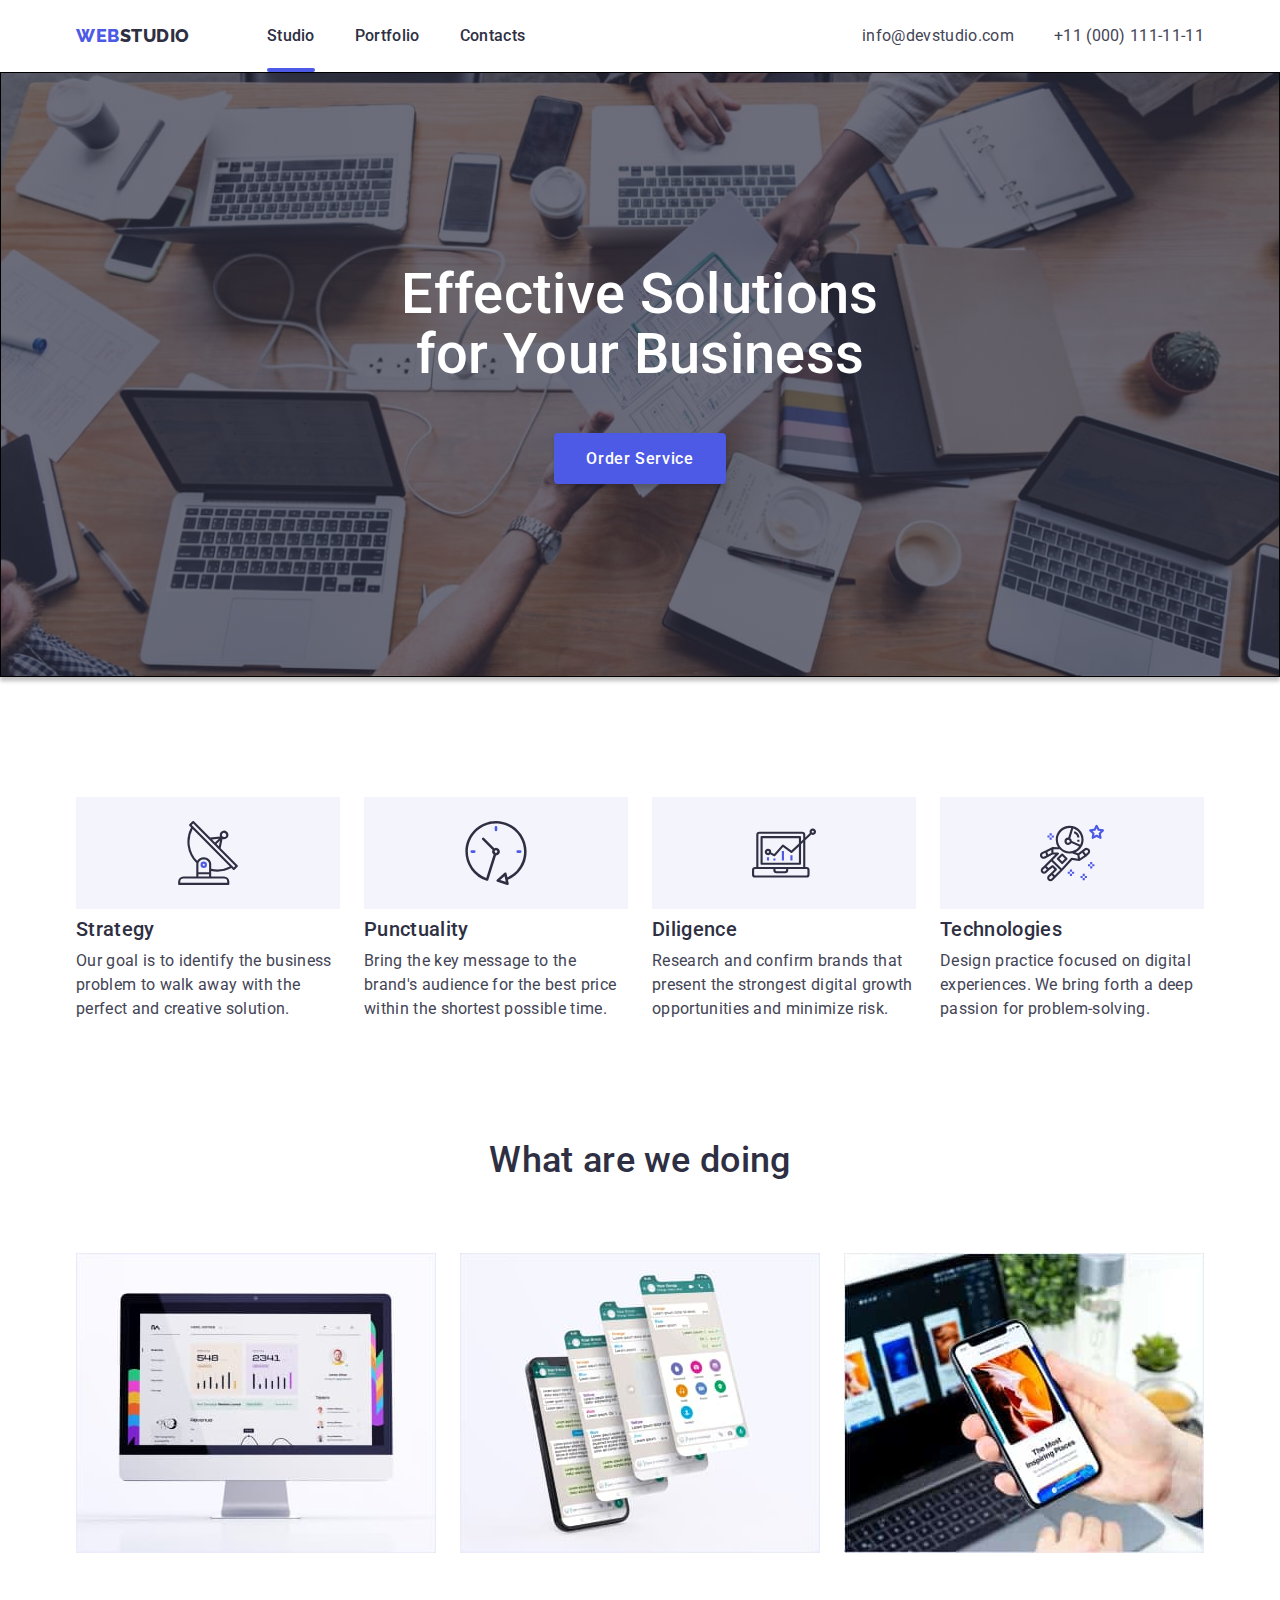
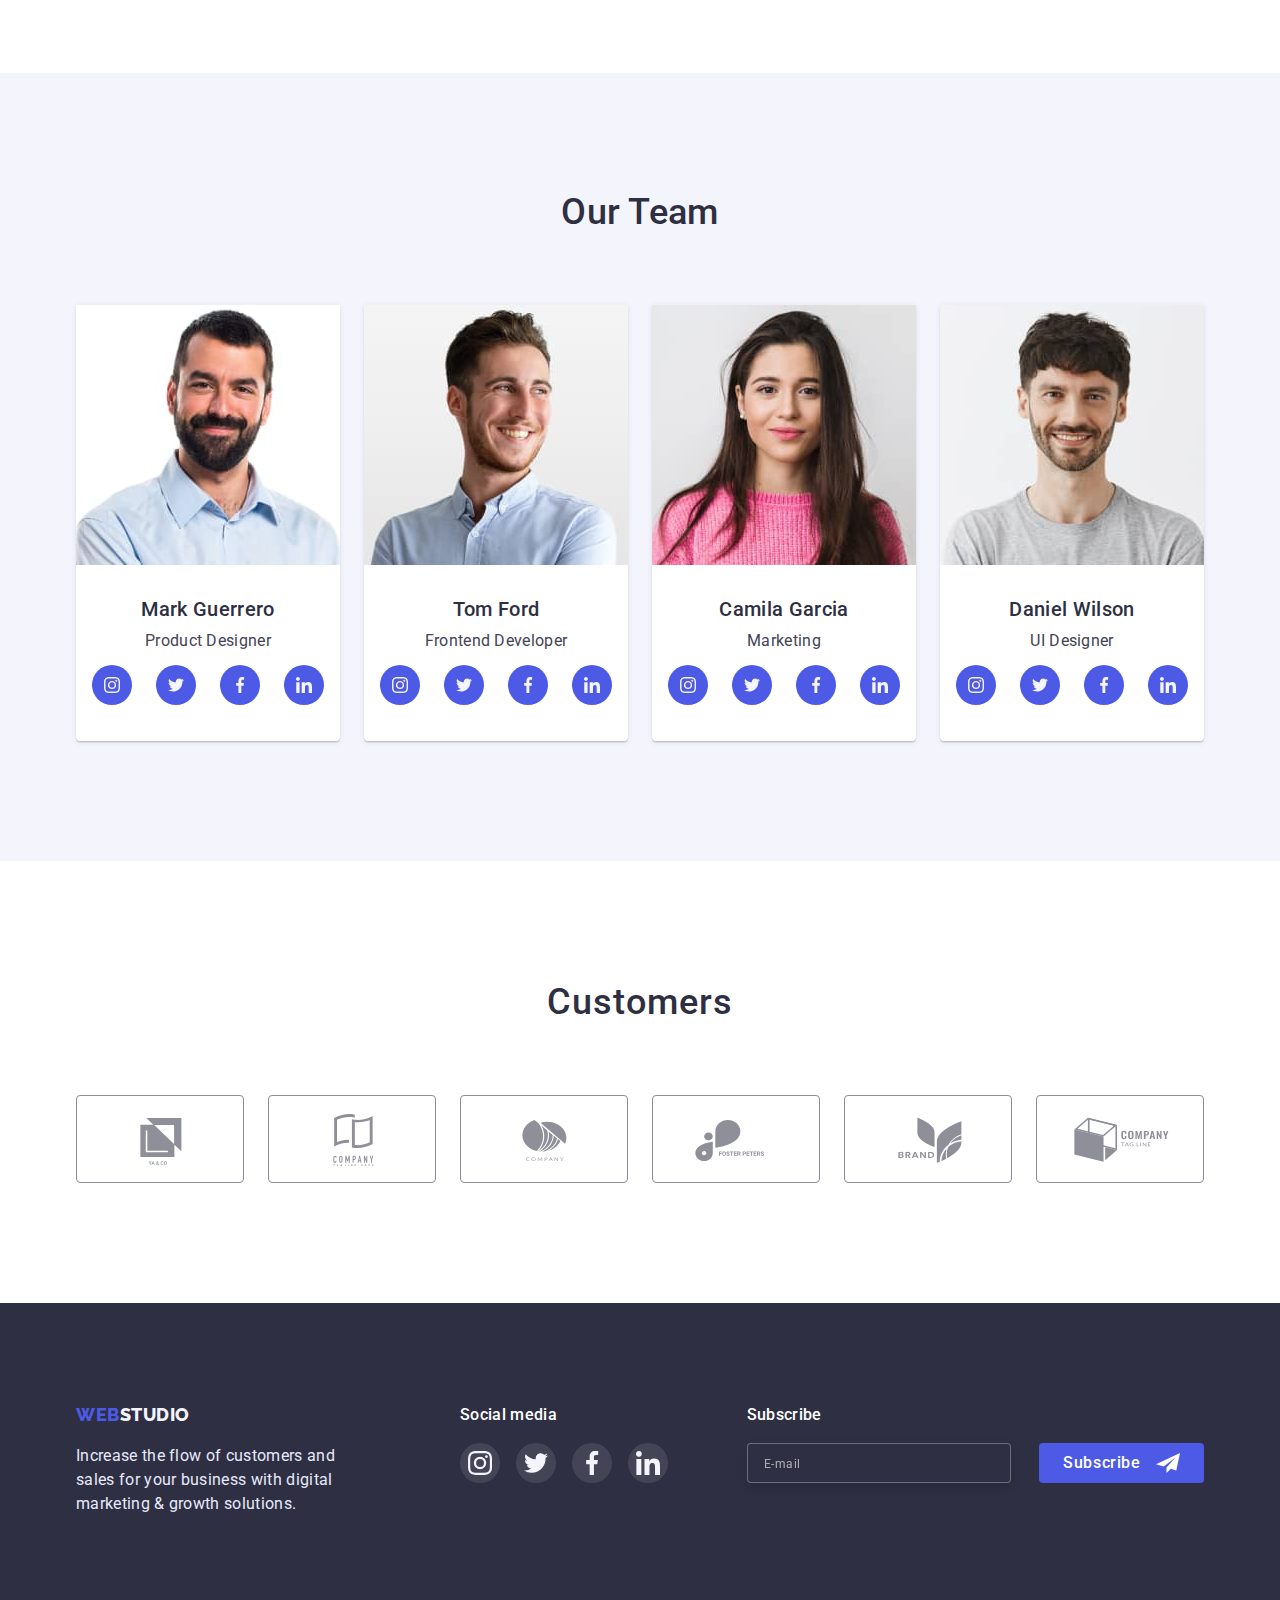
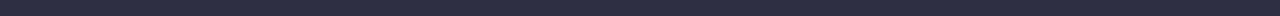
<file: index.html>
<!DOCTYPE html>
<html lang="en">
<head>
    <meta charset="UTF-8">
    <meta http-equiv="X-UA-Compatible" content="IE=edge">
    <meta name="viewport" content="width=device-width, initial-scale=1.0">
    <title>Studio</title>
    <link rel="preconnect" href="https://fonts.googleapis.com">
    <link rel="preconnect" href="https://fonts.gstatic.com" crossorigin>
    <link
        href="https://fonts.googleapis.com/css2?family=Raleway:wght@700;800&family=Roboto:wght@400;500;700;900&display=swap"
        rel="stylesheet">
        <link rel="stylesheet" href="https://cdnjs.cloudflare.com/ajax/libs/modern-normalize/1.1.0/modern-normalize.min.css">
    <link rel="stylesheet" href="./css/styles.css">
</head>
<body>
                                    <!--Header-->
        <header class="header">
            <div class="container flex-nav">
                <nav class="flex-nav">
                    <a href="./index.html" class="logo">WEB<span class="logo-studio">STUDIO</span></a>
                    <ul class="site-nav list">
                        <li class="item item-nav">
                            <a href="./index.html" class="link current">Studio</a>
                        </li>
                        <li class="item">
                            <a href="./portfolio.html" class="link">Portfolio</a>
                        </li>
                        <li class="item">
                            <a href="" class="link">Contacts</a>
                        </li>
                    </ul>
                </nav>
                    <ul class="contacts list">
                        <li class="item">
                            <a href="mailto:info@devstudio.com" class="link">info@devstudio.com</a>
                        </li>
                        <li class="item">
                            <a href="tel:+110001111111" class="link">+11 (000) 111-11-11</a>
                        </li>
                    </ul>
            </div>
        </header>
        <main>
                                            <!--Hero-->
                <section class="section hero">
                    <div class="container">
                        <h1 class="hero-title">Effective Solutions for Your Business</h1>
                        <button class="hero-button" type="button" data-modal-open>Order Service</button>
                    </div>
                </section>
                                        <!--Advantages of the web studio-->
                <section class="section">
                    <div class="container">
                        <h2 class="visually-hidden">Advantages of the web studio</h2>
                        <ul class="list advantages">
                            <li class="item">
                                <div class="icon-advantages">
                                    <svg width="64" height="64">
                                        <use href="./images/icons.svg#antenna"></use>
                                    </svg>
                                </div>
                                <h3 class="title">Strategy</h3>
                                <p>Our goal is to identify the business
                                    problem to walk away with the perfect and creative solution.</p>
                            </li>
                            <li class="item">
                                    <div class="icon-advantages">
                                        <svg width="64" height="64">
                                            <use href="./images/icons.svg#clock"></use>
                                        </svg>
                                    </div>
                                <h3 class="title">Punctuality</h3>
                                <p>Bring the key message to the brand's audience
                                    for the best price within the shortest possible time.</p>
                            </li>
                            <li class="item">
                                    <div class="icon-advantages">
                                        <svg width="64" height="64">
                                            <use href="./images/icons.svg#diagram"></use>
                                        </svg>
                                    </div>
                                <h3 class="title">Diligence</h3>
                                <p>Research and confirm brands that present
                                    the strongest digital growth opportunities and minimize risk.</p>
                            </li>
                            <li class="item">
                                    <div class="icon-advantages">
                                        <svg width="64" height="64">
                                            <use href="./images/icons.svg#astronaut"></use>
                                        </svg>
                                    </div>
                                <h3 class="title">Technologies</h3>
                                <p>Design practice focused on digital experiences.
                                    We bring forth a deep passion for problem-solving.</p>
                            </li>
                        </ul>
                    </div>
                </section>
                <!--Services-->
                <section class="section work">
                    <div class="container">
                        <h2 class="section-title">What are we doing</h2>
                        <ul class="list work">
                            <li class="item work">
                                <img src="./images/picture1.jpg" alt="The computer monitor is on the table." width="360">
                            </li>
                            <li class="item work">
                                <img src="./images/picture2.jpg" alt="Smartphone with an open application." width="360">
                            </li>
                            <li class="item work">
                                <img src="./images/picture3.jpg" alt="Laptop on the table. A man holds a smartphone in his hand." width="360">
                            </li>
                        </ul>
                    </div>
                </section>
                                                <!--Team-->
                <section class="section team">
                    <div class="container">
                        <h2 class="section-title">Our Team</h2>
                        <ul class="list team">
                            <li class="img-team">
                                <img src="./images/imgMark.jpg" alt="man" width="264">
                                <div class="name-position">
                                    <h3 class="title">Mark Guerrero</h3>
                                    <p>Product Designer</p>
                                </div>
                                    <ul class="list list-icon">
                                        <li class="item item-icon">
                                            <a class="link link-icon-team" href="">
                                                <svg width="16" height="16">
                                                    <use href="./images/icons.svg#instagram"></use>
                                                </svg>
                                            </a>
                                        </li>
                                        <li class="item item-icon">
                                            <a class="link link-icon-team" href="">
                                                <svg width="16" height="16">
                                                    <use href="./images/icons.svg#twitter"></use>
                                                </svg>
                                            </a>
                                        </li>
                                        <li class="item item-icon">
                                            <a class="link link-icon-team" href="">
                                                <svg width="16" height="16">
                                                    <use href="./images/icons.svg#facebook"></use>
                                                </svg>
                                            </a>
                                        </li>
                                        <li class="item item-icon">
                                            <a class="link link-icon-team" href="">
                                                <svg width="16" height="16">
                                                    <use href="./images/icons.svg#linkedin"></use>
                                                </svg>
                                            </a>
                                        </li>
                                    </ul>
                                </li>
                            <li class="img-team">
                                <img src="./images/imgTom.jpg" alt="man" width="264">
                                <div class="name-position">
                                    <h3 class="title">Tom Ford</h3>
                                    <p>Frontend Developer</p>
                                </div>
                                <ul class="list list-icon">
                                    <li class="item item-icon">
                                        <a class="link link-icon-team" href="">
                                            <svg width="16" height="16">
                                                <use href="./images/icons.svg#instagram"></use>
                                            </svg>
                                        </a>
                                    </li>
                                    <li class="item item-icon">
                                        <a class="link link-icon-team" href="">
                                            <svg width="16" height="16">
                                                <use href="./images/icons.svg#twitter"></use>
                                            </svg>
                                        </a>
                                    </li>
                                    <li class="item item-icon">
                                        <a class="link link-icon-team" href="">
                                            <svg width="16" height="16">
                                                <use href="./images/icons.svg#facebook"></use>
                                            </svg>
                                        </a>
                                    </li>
                                    <li class="item item-icon">
                                        <a class="link link-icon-team" href="">
                                            <svg width="16" height="16">
                                                <use href="./images/icons.svg#linkedin"></use>
                                            </svg>
                                        </a>
                                    </li>
                                </ul>
                                </li>
                            <li class="img-team">
                                <img src="./images/imgCamila.jpg" alt="woman" width="264">
                                <div class="name-position">
                                    <h3 class="title">Camila Garcia</h3>
                                    <p>Marketing</p>
                                </div>
                                <ul class="list list-icon">
                                    <li class="item item-icon">
                                        <a class="link link-icon-team" href="">
                                            <svg width="16" height="16">
                                                <use href="./images/icons.svg#instagram"></use>
                                            </svg>
                                        </a>
                                    </li>
                                    <li class="item item-icon">
                                        <a class="link link-icon-team" href="">
                                            <svg width="16" height="16">
                                                <use href="./images/icons.svg#twitter"></use>
                                            </svg>
                                        </a>
                                    </li>
                                    <li class="item item-icon">
                                        <a class="link link-icon-team" href="">
                                            <svg width="16" height="16">
                                                <use href="./images/icons.svg#facebook"></use>
                                            </svg>
                                        </a>
                                    </li>
                                    <li class="item item-icon">
                                        <a class="link link-icon-team" href="">
                                            <svg width="16" height="16">
                                                <use href="./images/icons.svg#linkedin"></use>
                                            </svg>
                                        </a>
                                    </li>
                                </ul>
                            </li>
                            <li class="img-team">
                                <img src="./images/imgDaniel.jpg" alt="man" width="264">
                                <div class="name-position">
                                    <h3 class="title">Daniel Wilson</h3>
                                    <p>UI Designer</p>
                                </div>
                                <ul class="list list-icon">
                                    <li class="item item-icon">
                                        <a class="link link-icon-team" href="">
                                            <svg width="16" height="16">
                                                <use href="./images/icons.svg#instagram"></use>
                                            </svg>
                                        </a>
                                    </li>
                                    <li class="item item-icon">
                                        <a class="link link-icon-team" href="">
                                            <svg width="16" height="16">
                                                <use href="./images/icons.svg#twitter"></use>
                                            </svg>
                                        </a>
                                    </li>
                                    <li class="item item-icon">
                                        <a class="link link-icon-team" href="">
                                            <svg width="16" height="16">
                                                <use href="./images/icons.svg#facebook"></use>
                                            </svg>
                                        </a>
                                    </li>
                                    <li class="item item-icon">
                                        <a class="link link-icon-team" href="">
                                            <svg width="16" height="16">
                                                <use href="./images/icons.svg#linkedin"></use>
                                            </svg>
                                        </a>
                                    </li>
                                </ul>
                            </li>
                        </ul>
                    </div>
                </section>
                                            <!-- Customers -->
                <section class="section customers">
                    <div class="container">
                        <h2 class="title-customers">Customers</h2>
                        <ul class="list list-customers">
                            <li class="item item-customers">
                                <a class="link link-customers" href="">
                                    <svg class="svg-customers" width="104" height="56">
                                        <use href="./images/icons.svg#logo1"></use>
                                    </svg>
                                </a>
                            </li>
                            <li class="item item-customers">
                                <a class="link link-customers" href="">
                                    <svg class="svg-customers" width="104" height="56">
                                        <use href="./images/icons.svg#logo2"></use>
                                    </svg>
                                </a>
                            </li>
                            <li class="item item-customers">
                                <a class="link link-customers" href="">
                                    <svg class="svg-customers" width="104" height="56">
                                        <use href="./images/icons.svg#logo3"></use>
                                    </svg>
                                </a>
                            </li>
                            <li class="item item-customers">
                                <a class="link link-customers" href="">
                                    <svg class="svg-customers" width="104" height="56">
                                        <use href="./images/icons.svg#logo4"></use>
                                    </svg>
                                </a>
                            </li>
                            <li class="item item-customers">
                                <a class="link link-customers" href="">
                                    <svg class="svg-customers" width="104" height="56">
                                        <use href="./images/icons.svg#logo5"></use>
                                    </svg>
                                </a>
                            </li>
                            <li class="item item-customers">
                                <a class="link link-customers" href="">
                                    <svg class="svg-customers" width="104" height="56">
                                        <use href="./images/icons.svg#logo6"></use>
                                    </svg>
                                </a>
                            </li>
                        </ul>
                    </div>
                </section>
            </main>
                                        <!--Footer-->
        <footer class="footer">
            <div class="container container-footer">
                <div>
                    <a href="./index.html" class="logo">WEB<span class="logo-studio">STUDIO</span></a>
                    <p class="footer-text">Increase the flow of customers and sales for your business with digital marketing & growth
                        solutions.</p>
                </div>
                <div class="conteiner-soc-media">
                    <h2 class="title-footer">Social media</h2>
                    <ul class="list list-soc-media">
                        <li class="item item-soc-media">
                            <a class="link link-soc-media" href="">
                                <svg width="24" height="24">
                                    <use href="./images/icons.svg#instagram"></use>
                                </svg>
                            </a>
                        </li>
                        <li class="item item-soc-media">
                            <a class="link link-soc-media" href="">
                                <svg width="24" height="24">
                                    <use href="./images/icons.svg#twitter"></use>
                                </svg>
                            </a>
                        </li>
                        <li class="item item-soc-media">
                            <a class="link link-soc-media" href="">
                                <svg width="24" height="24">
                                    <use href="./images/icons.svg#facebook"></use>
                                </svg>
                            </a>
                        </li>
                        <li class="item item-soc-media">
                            <a class="link link-soc-media" href="">
                                <svg width="24" height="24">
                                    <use href="./images/icons.svg#linkedin"></use>
                                </svg>
                            </a>
                        </li>
                    </ul>
                </div>
                                            <!-- Footer Form -->
                <form class="footer-form">
                    <h2 class="title-footer">Subscribe</h2>
                    <input class="footer-form-input" type="email" name="mail" placeholder="E-mail">
                    <button class="btn-subscribe" type="submit">Subscribe
                        <svg class="subsc-icon" width="24" height="24">
                            <use href="./images/icons.svg#subsc-icon"></use>
                        </svg>
                    </button>
                </form>
            </div>
        </footer>
                                            <!-- Backdrop -->
        <div class="backdrop is-hidden" data-modal>
            <div class="modal">
                <button class="modal-btn-close" type="button" data-modal-close>
                    <svg class="svg-close" width="8" height="8">
                        <use href="./images/icons.svg#close-black"></use>
                    </svg>
                </button>
                                            <!-- Form -->
                <h2 class="title-form">Leave your contacts and we will call you back</h2>
                <form class="form">
                    <div class="form-box">
                        <label class="form-label" for="name">Name</label>
                        <input class="form-input" type="text" name="name" id="name">
                        <svg class="modal-icon" width="18" height="24">
                            <use href="./images/icons.svg#person"></use>
                        </svg>
                    </div>
                    <div class="form-box">
                        <label class="form-label" for="tel">Phone</label>
                        <input class="form-input" type="tel" name="tel" id="tel">
                        <svg class="modal-icon" width="18" height="24">
                            <use href="./images/icons.svg#phone"></use>
                        </svg>
                    </div>
                    <div class="form-box">
                        <label class="form-label" for="mail">Email</label>
                        <input class="form-input" type="email" name="mail" id="mail">
                        <svg class="modal-icon" width="18" height="24">
                            <use href="./images/icons.svg#email"></use>
                        </svg>
                    </div>
                    <div class="form-box comment">
                        <label class="form-label" for="comment">Comment</label>
                        <textarea class="textarea" name="comment" id="comment" rows="5" placeholder="Text input"></textarea>
                    </div>
                        <label class="checkbox-label">
                            <input class="checkbox-input" type="checkbox" name="policy">
                            <span class="checkbox-icon">
                                <svg class="checkbox-icon-svg" width="10" height="8">
                                    <use href="./images/icons.svg#chek-click"></use>
                                </svg>
                            </span>
                            <span>I accept the terms and conditions of the <a class="checkbox-link" href="">Privacy Policy</a></span>
                        </label>
                    <button class="btn-send" type="submit">Send</button>
                </form>
            </div>
        </div>
        <script src="./modal.js"></script>
</body>
</html>
</file>
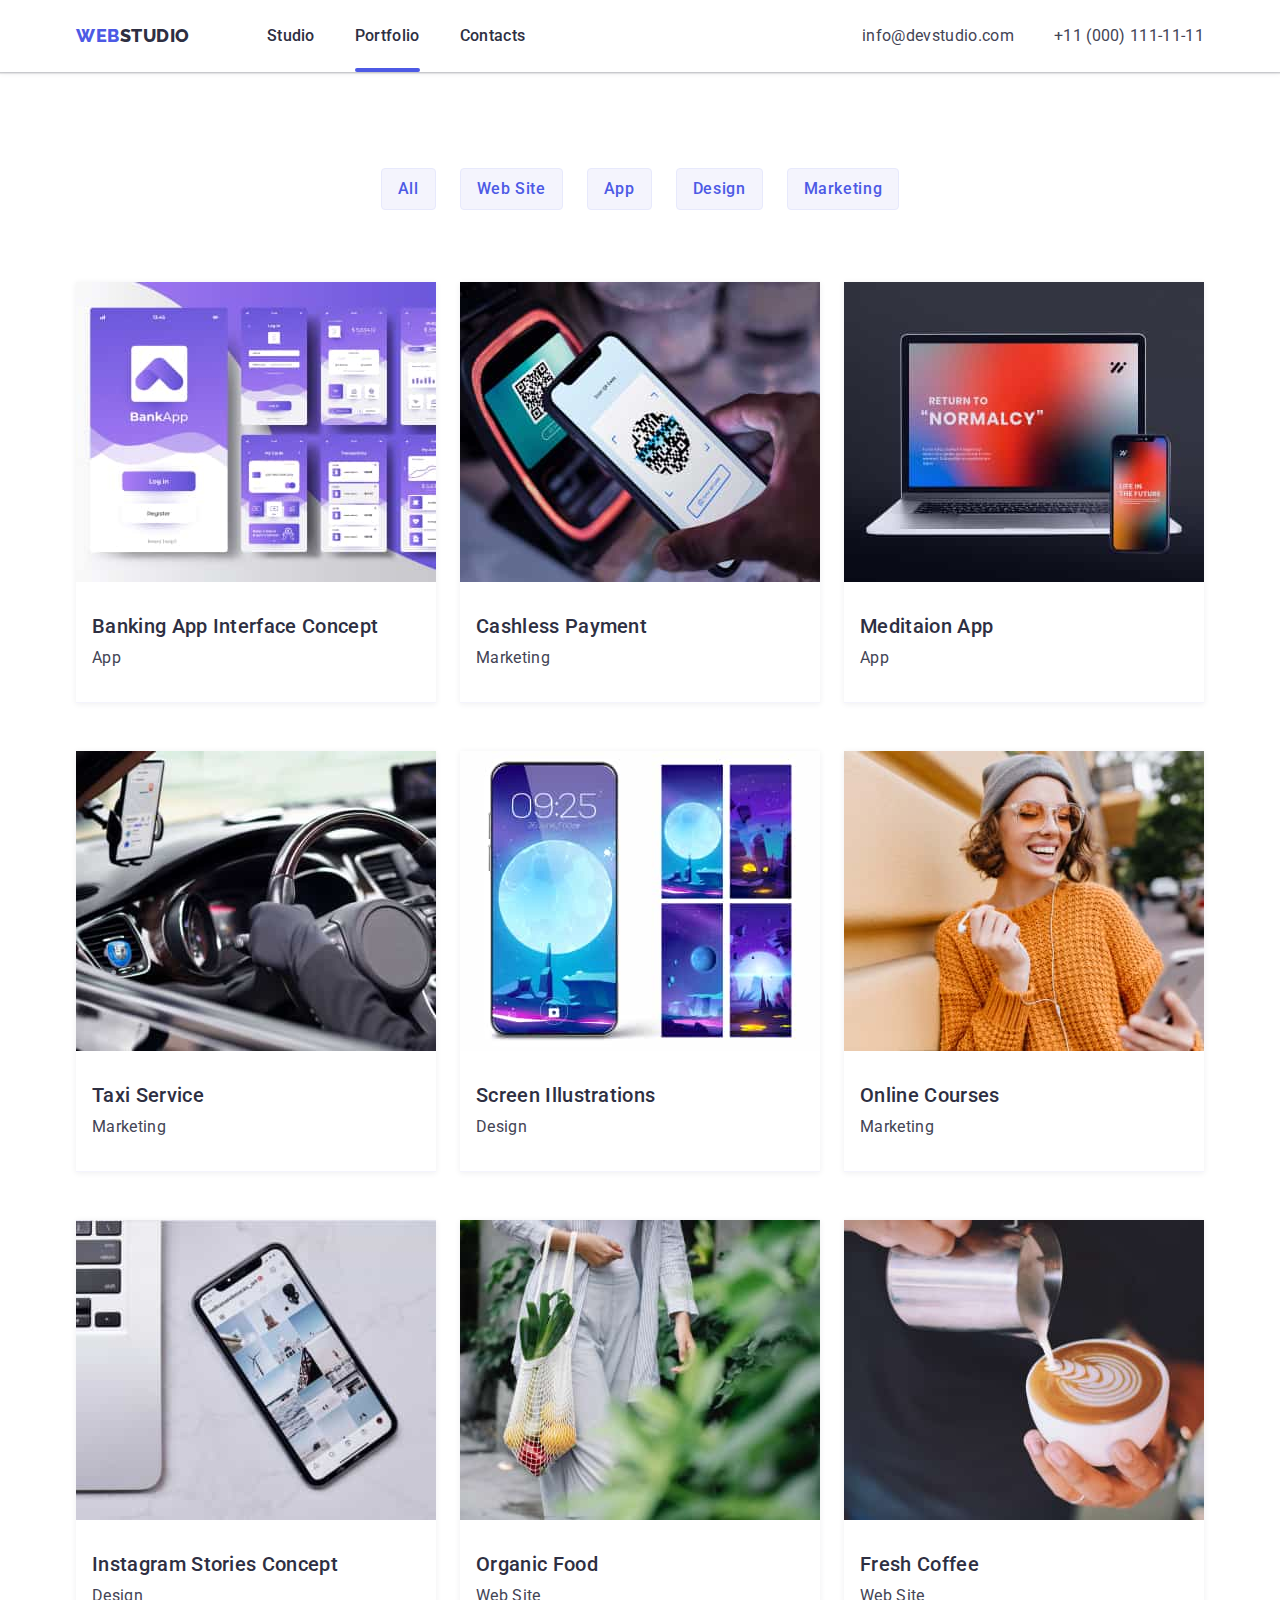
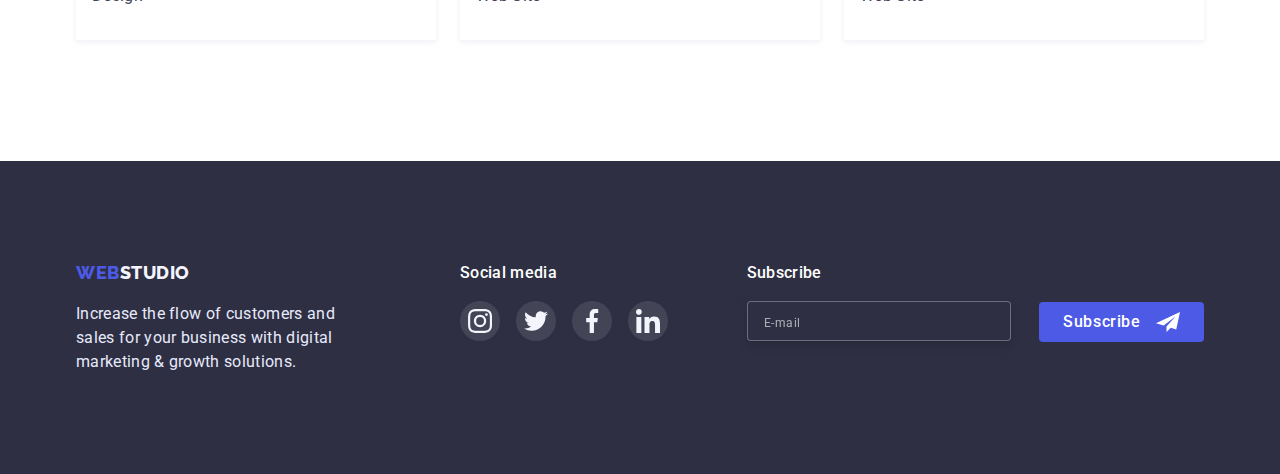
<file: portfolio.html>
<!DOCTYPE html>
<html lang="en">
<head>
    <meta charset="UTF-8">
    <meta http-equiv="X-UA-Compatible" content="IE=edge">
    <meta name="viewport" content="width=device-width, initial-scale=1.0">
    <title>portfolio</title>
    <link rel="preconnect" href="https://fonts.googleapis.com">
    <link rel="preconnect" href="https://fonts.gstatic.com" crossorigin>
    <link
        href="https://fonts.googleapis.com/css2?family=Raleway:wght@700;800&family=Roboto:wght@400;500;700;900&display=swap"
        rel="stylesheet">
        <link rel="stylesheet" href="https://cdnjs.cloudflare.com/ajax/libs/modern-normalize/1.1.0/modern-normalize.min.css">
    <link rel="stylesheet" href="./css/styles.css">
</head>
<body>
    <!--Header-->
    <header class="header">
        <div class="container flex-nav">
            <nav class="flex-nav">
                <a href="./index.html" class="logo">WEB<span class="logo-studio">STUDIO</span></a>
                <ul class="site-nav list">
                    <li class="item">
                        <a href="./index.html" class="link">Studio</a>
                    </li>
                    <li class="item item-nav">
                        <a href="./portfolio.html" class="link current">Portfolio</a>
                    </li>
                    <li class="item">
                        <a href="" class="link">Contacts</a>
                    </li>
                </ul>
            </nav>
            <ul class="contacts list">
                <li class="item">
                    <a href="mailto:info@devstudio.com" class="link">info@devstudio.com</a>
                </li>
                <li class="item">
                    <a href="tel:+110001111111" class="link">+11 (000) 111-11-11</a>
                </li>
            </ul>
        </div>
    </header>
    <!-- MAIN -->
    <main>
        <section class="section projects">
            <div class="container">
            <h1 class="visually-hidden">Our projects</h1>
            <!-- Filters -->
            <h2 class="visually-hidden">Filters</h2>
                <ul class="list filters">
                    <li class="item item-filters">
                        <button class="btn" type="button">All</button>
                    </li>
                    <li class="item item-filters">
                        <button class="btn" type="button">Web Site</button>
                    </li>
                    <li class="item item-filters">
                        <button class="btn" type="button">App</button>
                    </li>
                    <li class="item item-filters">
                        <button class="btn" type="button">Design</button>
                    </li>
                    <li class="item item-filters">
                        <button class="btn" type="button">Marketing</button>
                    </li>
                </ul>
            <!-- Project cards -->
            <ul class="projects-list list">
                <li class="item card-item">
                    <a href="" class="link link-animation-card">
                            <div class="animation-card">
                                <img src="./images/project-card1.jpg" alt="seven windows with the application interface" width="360">
                            <p class="animation-card-text">14 Stylish and User-Friendly App Design Concepts · Task Manager App · Calorie Tracker App
                                · Exotic Fruit Ecommerce App ·
                                Cloud Storage App</p>
                            </div>
                        <div class="text-card">
                            <h3 class="title">Banking App Interface Concept</h3>
                            <p>App</p>
                        </div>
                        </a>
                </li>
                <li class="item card-item">
                    <a href="" class="link link-animation-card">
                        <div class="animation-card">
                            <img src="./images/project-card2.jpg" alt="a person scans a qr code with a smartphone" width="360">
                            <p class="animation-card-text">14 Stylish and User-Friendly App Design Concepts · Task Manager App · Calorie Tracker App
                                · Exotic Fruit Ecommerce App ·
                                Cloud Storage App</p>
                        </div>
                        <div class="text-card">
                            <h3 class="title">Cashless Payment</h3>
                            <p>Marketing</p>
                        </div>
                        </a>
                </li>
                <li class="item card-item">
                    <a href="" class="link link-animation-card">
                        <div class="animation-card">
                            <img src="./images/project-card3.jpg" alt="laptop and smartphone on a dark background" width="360">
                            <p class="animation-card-text">14 Stylish and User-Friendly App Design Concepts · Task Manager App · Calorie Tracker App
                                · Exotic Fruit Ecommerce App ·
                                Cloud Storage App</p>
                        </div>
                        <div class="text-card">
                            <h3 class="title">Meditaion App</h3>
                            <p>App</p>
                        </div>
                        </a>
                </li>
                <li class="item card-item">
                    <a href="" class="link link-animation-card">
                        <div class="animation-card">
                            <img src="./images/project-card4.jpg" alt="smartphone in the car. the driver holds the steering wheel" width="360">
                            <p class="animation-card-text">14 Stylish and User-Friendly App Design Concepts · Task Manager App · Calorie Tracker App
                                · Exotic Fruit Ecommerce App ·
                                Cloud Storage App</p>
                        </div>
                            <div class="text-card">
                                <h3 class="title">Taxi Service</h3>
                                <p>Marketing</p>
                            </div>
                        </a>
                </li>
                <li class="item card-item">
                    <a href="" class="link link-animation-card">
                        <div class="animation-card">
                            <img src="./images/project-card5.jpg" alt="smartphone on a white background" width="360">
                            <p class="animation-card-text">14 Stylish and User-Friendly App Design Concepts · Task Manager App · Calorie Tracker App
                                · Exotic Fruit Ecommerce App ·
                                Cloud Storage App</p>
                        </div>
                        <div class="text-card">
                            <h3 class="title">Screen Illustrations</h3>
                            <p>Design</p>
                        </div>
                        </a>
                </li>
                <li class="item card-item">
                    <a href="" class="link link-animation-card">
                        <div class="animation-card">
                            <img src="./images/project-card6.jpg" alt="a girl in headphones holds a smartphone in her hand" width="360">
                            <p class="animation-card-text">14 Stylish and User-Friendly App Design Concepts · Task Manager App · Calorie Tracker App
                                · Exotic Fruit Ecommerce App ·
                                Cloud Storage App</p>
                        </div>
                        <div class="text-card">
                            <h3 class="title">Online Courses</h3>
                            <p>Marketing</p>
                        </div>
                        </a>
                </li>
                <li class="item card-item">
                    <a href="" class="link link-animation-card">
                        <div class="animation-card">
                            <img src="./images/project-card7.jpg" alt="there is a smartphone and a computer on the table" width="360">
                            <p class="animation-card-text">14 Stylish and User-Friendly App Design Concepts · Task Manager App · Calorie Tracker App
                                · Exotic Fruit Ecommerce App ·
                                Cloud Storage App</p>
                        </div>
                        <div class="text-card">
                            <h3 class="title">Instagram Stories Concept</h3>
                            <p>Design</p>
                        </div>
                        </a>
                </li>
                <li class="item card-item">
                    <a href="" class="link link-animation-card">
                        <div class="animation-card">
                            <img src="./images/project-card8.jpg" alt="the girl is holding a bag with food" width="360">
                            <p class="animation-card-text">14 Stylish and User-Friendly App Design Concepts · Task Manager App · Calorie Tracker App
                                · Exotic Fruit Ecommerce App ·
                                Cloud Storage App</p>
                        </div>
                        <div class="text-card">
                            <h3 class="title">Organic Food</h3>
                            <p>Web Site</p>
                        </div>
                        </a>
                </li>
                <li class="item card-item">
                    <a href="" class="link link-animation-card">
                        <div class="animation-card">
                            <img src="./images/project-card9.jpg" alt="a man makes a pattern on a cup of coffee" width="360">
                            <p class="animation-card-text">14 Stylish and User-Friendly App Design Concepts · Task Manager App · Calorie Tracker App
                                · Exotic Fruit Ecommerce App ·
                                Cloud Storage App</p>
                        </div>
                        <div class="text-card">
                            <h3 class="title">Fresh Coffee</h3>
                            <p>Web Site</p>
                        </div>
                        </a>
                </li>
            </ul>
        </div>
        </section>
    </main>
    <!--Footer-->
    <footer class="footer">
        <div class="container container-footer">
            <div>
                <a href="./index.html" class="logo">WEB<span class="logo-studio">STUDIO</span></a>
                <p class="footer-text">Increase the flow of customers and sales for your business with digital marketing &
                    growth
                    solutions.</p>
            </div>
            <div class="conteiner-soc-media">
                <h2 class="title-footer">Social media</h2>
                <ul class="list list-soc-media">
                    <li class="item item-soc-media">
                        <a class="link link-soc-media" href="">
                            <svg width="24" height="24">
                                <use href="./images/icons.svg#instagram"></use>
                            </svg>
                        </a>
                    </li>
                    <li class="item item-soc-media">
                        <a class="link link-soc-media" href="">
                            <svg width="24" height="24">
                                <use href="./images/icons.svg#twitter"></use>
                            </svg>
                        </a>
                    </li>
                    <li class="item item-soc-media">
                        <a class="link link-soc-media" href="">
                            <svg width="24" height="24">
                                <use href="./images/icons.svg#facebook"></use>
                            </svg>
                        </a>
                    </li>
                    <li class="item item-soc-media">
                        <a class="link link-soc-media" href="">
                            <svg width="24" height="24">
                                <use href="./images/icons.svg#linkedin"></use>
                            </svg>
                        </a>
                    </li>
                </ul>
            </div>
            <!-- Footer Form -->
            <form class="footer-form">
                <h2 class="title-footer">Subscribe</h2>
                <input class="footer-form-input" type="email" name="mail" placeholder="E-mail">
                <button class="btn-subscribe" type="submit">Subscribe
                    <svg class="subsc-icon" width="24" height="24">
                        <use href="./images/icons.svg#subsc-icon"></use>
                    </svg>
                </button>
            </form>
        </div>
    </footer>
</body>
</html>
</file>
<file: css/styles.css>
:root {
    --primary-background-color: #ffffff;
    --primary-text-color: #434455;
    --primary-brand-color: #4D5AE5;
    --secondary-text-color: #2E2F42;
    --hero-text-color: #ffffff;
    --secondary-background-color: #2E2F42; 
    --accent-color: #E7E9FC; 
    --footer-logo-color: #F4F4FD; 
    --btn-filter-hover-color: #ffffff; 
    --btn-filter-background-color: #F4F4FD;
    --button-active-background-color: #404BBF;
    --section-team-background-color: #F4F4FD;
    --card-item-border: #F4F4FD;
    --customers-icon: #8E8F99; 
    --soc-media-hover-bg-color: #31D0AA;
    --modal-bg-color: #fcfcfc;
    --modal-color: #000000;
    --form-text-color: #2E2F42;
    --checkbox-label-color: #757575;
}
/* index+portfolio */
body {
    font-family: Roboto, sans-serif;
    line-height: 1.5;
    letter-spacing: 0.02em;
    
    background-color: var(--primary-background-color);
    color: var(--primary-text-color);
}
h1, h2, h3, p {
    margin-top: 0;
    margin-bottom: 0;
}
.list img {
    display: block;
}

.list {
    margin: 0;
    padding-left: 0;
    
    list-style: none;
}
.link {
    text-decoration: none;
}
.visually-hidden {
    position: absolute;
    width: 1px;
    height: 1px;
    margin: -1px;
    border: 0;
    padding: 0;

    white-space: nowrap;
    clip-path: inset(100%);
    clip: rect(0 0 0 0);
    overflow: hidden;
}
.container {
    padding-right: 15px;
    padding-left: 15px;
    margin-right: auto;
    margin-left: auto;

    width: 1158px;
}
/* Header */
.header {
    box-shadow: 0px 2px 1px rgba(46, 47, 66, 0.08), 0px 1px 1px rgba(46, 47, 66, 0.16), 0px 1px 6px rgba(46, 47, 66, 0.08);
}
.flex-nav {
    display: flex;
    align-items: center;
}
.logo {
    font-family: Raleway, sans-serif;
    font-weight: 800;
    font-size: 18px;
    line-height: 1.33;
    letter-spacing: 0.03em;
    
    color: var(--primary-brand-color);
    text-decoration: none;
}
.logo-studio {
    color: var(--secondary-text-color);
}
.site-nav {
    margin-left: 77px;

    display: flex;
}
.site-nav .item:not(:last-child) {
    margin-right: 40px;
}
.site-nav .link {
    padding-top: 24px;
    padding-bottom: 24px;
    
    display: block;
    
    font-weight: 500;
    
    color: var(--secondary-text-color);

    transition: color 250ms cubic-bezier(0.4, 0, 0.2, 1);
}
.site-nav .link:hover,
.site-nav .link:focus {
    color: var(--primary-text-color);
}
.site-nav .link:active {
    color: var(--primary-brand-color);
}
.item-nav {
    position: relative;
}
.link.current::after {
    position: absolute;
    content:'';
    bottom: 0;
    left: 0;

    width: 100%;
    height: 4px;
    background-color: var(--primary-brand-color);

    border-radius: 2px;
}
.contacts {
    margin-left: auto;
    
    display: flex;
}
.contacts .item:not(:last-child) {
    margin-right: 40px;
}
.contacts .link {
    color: currentColor;

    transition: color 250ms cubic-bezier(0.4, 0, 0.2, 1);
}
.contacts .link:hover,
.contacts .link:focus {
    color: var(--primary-brand-color);
}
/* Hero */
.section.hero {
    padding-top: 192px;
    padding-bottom: 192px;
    margin-left: auto;
    margin-right: auto;
    max-width: 1440px;

    background-color: var(--secondary-background-color);
    background-image:linear-gradient(rgba(46, 47, 66, 0.7),rgba(46, 47, 66, 0.7)),url('../images/people-office.jpg');
    background-repeat: no-repeat;
    background-position: center;
    background-size: cover;

    border: 1px solid #000000;
    box-shadow: 0px 4px 4px rgba(0, 0, 0, 0.25);
    
    text-align: center;
}
.hero-title {
    margin-right: auto;
    margin-left: auto;
    margin-bottom: 48px;
    width: 492px;

    font-weight: 500;
    font-size: 56px;
    line-height: 1.07;

    color: var(--hero-text-color);
}
.hero-button {
    padding: 16px 32px;

    border: 0;
    border-radius: 4px;

    font-weight: 500;
    font-size: 16px;
    line-height: 1.19;
    letter-spacing: 0.04em;

    background-color: var(--primary-brand-color);
    color: var(--hero-text-color);
    cursor: pointer;
    font-family: inherit;

    box-shadow: 0px 4px 4px rgba(0, 0, 0, 0.15);

    transition: background-color 250ms cubic-bezier(0.4, 0, 0.2, 1),
    box-shadow 250ms cubic-bezier(0.4, 0, 0.2, 1);
}
.hero-button:hover,
.hero-button:focus {
    background-color: var(--primary-brand-color);
    box-shadow: 0px 1px 6px rgba(46, 47, 66, 0.08), 0px 1px 1px rgba(46, 47, 66, 0.16), 0px 2px 1px rgba(46, 47, 66, 0.08);
}
.hero-button:active {
    background-color: var(--button-active-background-color);
    box-shadow: 0px 4px 4px rgba(0, 0, 0, 0.15);
}
/* Section */
.section {
    padding-top: 120px;
    padding-bottom: 120px;
}
.section-title {
    margin-bottom: 72px;

    font-weight: 500;
    font-size: 36px;
    line-height: 1.11;
    text-align: center;

    color: var(--secondary-text-color);
}
.title {
    margin-bottom: 8px;

    font-weight: 500;
    font-size: 20px;
    line-height: 1.2;

    color: var(--secondary-text-color);
}
.icon-advantages {
    width: 264px;
    height: 112px;
    margin-bottom: 8px;

    display: flex;
    justify-content: center;
    align-items: center;

    background-color: var(--card-item-border);
}

.list.advantages {
    display: flex;
}
.advantages .item {
    width: 264px;
}
.advantages .item:not(:last-child) {
    margin-right: 24px;
}
.section.work {
    padding-top: 0;
}
.list.work {
    display: flex;
}
.item.work:not(:last-child) {
    margin-right: 24px;
}
.section.team {
    background-color: var(--section-team-background-color);
}
.list.team {
    display: flex;
}
.img-team:not(:last-child) {
    margin-right: 24px;
}
.img-team {
    padding-bottom: 32px;

    border-radius: 0px 0px 4px 4px;
    box-shadow: 0px 1px 6px rgba(46, 47, 66, 0.08), 0px 1px 1px rgba(46, 47, 66, 0.16), 0px 2px 1px rgba(46, 47, 66, 0.08);

    background-color: var(--primary-background-color);
}
.name-position {
    padding: 32px 16px 0px 16px;
    text-align: center;
}
/* icon team */
.list-icon {
    margin-top: 8px;
    margin-left: auto;
    margin-right: auto;
    
    width: 232px;
    height: 48px;
    display: flex;
    justify-content: center;
    align-items: center;
    padding: 4px 0px;
    gap: 24px;
}
.item-icon {
    width: 40px;
    height: 40px;

    border-radius: 50%;

    background-color: var(--primary-brand-color);
}
.link-icon-team {
    width: 100%;
    height: 100%;

    display: flex;
    justify-content: center;
    align-items: center;
}
/* Customers */

.title-customers{
    font-weight: 500;
    font-size: 36px;
    line-height: 1.17;
    letter-spacing: 0.03em;
    
    text-align: center;

    color: var(--secondary-text-color);
    
}
.list-customers {
    margin-top: 72px;
    gap: 24px;

    display: flex;
    justify-content: center;
    align-items: center;
}
.item-customers {
    width: 168px;
    height: 88px;
}
.link-customers {
    width: 100%;
    height: 100%;

    display: flex;
    justify-content: center;
    align-items: center;

    color: var(--customers-icon);

    border: 1px solid var(--customers-icon);
    border-radius: 4px;

    transition: color 250ms cubic-bezier(0.4, 0, 0.2, 1),
    border 250ms cubic-bezier(0.4, 0, 0.2, 1);
}
.link-customers:hover,
.link-customers:focus {
    color: var(--primary-brand-color);
    border: 1px solid var(--primary-brand-color);
}
.svg-customers {
    fill: currentColor;
}
/* Footer */
.footer {
    padding-top: 100px;
    padding-bottom: 100px;

    background-color: var(--secondary-background-color);
}
.footer-container {
    display: flex;
}
.footer .logo-studio {
    color: var(--footer-logo-color);
}
.footer-text {
    margin-top: 16px;
    width: 264px;

    color: var(--accent-color);
}
/* Social media */
.container-footer{
    display: flex;
}

.conteiner-soc-media {
    margin-left: 120px;

    width: 208px;
}
.title-footer {
    margin-bottom: 16px;

    font-weight: 500;
    font-size: 16px;
    
    color: var(--hero-text-color);
}
.list-soc-media {
    gap: 16px;

    display: flex;
    justify-content: center;
    align-items: center;
}
.item-soc-media {
    width: 40px;
    height: 40px;

    border-radius: 50%;

    background-color: rgba(255, 255, 255, 0.1);
}
.link-soc-media {
    width: 100%;
    height: 100%;
    
    display: flex;
    justify-content: center;
    align-items: center;

    border-radius: 50%;

    transition: background-color 250ms cubic-bezier(0.4, 0, 0.2, 1);
}
.link-soc-media:hover,
.link-soc-media:focus {
    background-color: var(--soc-media-hover-bg-color);
}
                                    /* Footer Form */
.footer-form {
    margin-left: auto;
}
.footer-form-input {
    margin-right: 24px;
    padding: 8px 16px;

    width: 264px;
    height: 40px;
    
    color: var(--accent-color);
    background-color: var(--secondary-background-color);
    border: 1px solid rgba(255, 255, 255, 0.3);
    filter: drop-shadow(0px 4px 4px rgba(0, 0, 0, 0.15));
    border-radius: 4px;
}
.footer-form-input::placeholder {
    font-weight: 400;
    font-size: 12px;
    line-height: 2;
    letter-spacing: 0.04em;
    
    color: rgba(255, 255, 255, 0.6);
}
.btn-subscribe {
    display: inline-flex;
    align-items: center;
    padding: 0;
    padding-left: 24px;

    position: relative;

    width: 165px;
    height: 40px;

    font-weight: 500;
    font-size: 16px;
    line-height: 1.5;
    letter-spacing: 0.04em;

    background-color: var(--primary-brand-color);
    color: var(--hero-text-color);
    border-radius: 4px;
    border: none;
    
    cursor: pointer;
}
.subsc-icon {
    position: absolute;
    top: 50%;
    right: 24px;

    transform: translateY(-50%);
}

                                        /* Backdrop */
.backdrop {
    position: fixed;
    top: 0;
    left: 0;
    
    width: 100%;
    height: 100%;

    transform: scale(1);
    transition: transform 250ms cubic-bezier(0.4, 0, 0.2, 1),
    opacity 250ms cubic-bezier(0.4, 0, 0.2, 1),
    visibility 250ms cubic-bezier(0.4, 0, 0.2, 1);

    background-color: rgba(46, 47, 66, 0.4);
}
.backdrop.is-hidden {
    opacity: 0;
    visibility: hidden;
    pointer-events: none;
    transform: scale(1.3, 0.4);
}

.modal {
    position: absolute;
    top: 50%;
    left: 50%;
    transform: translate(-50%, -50%);

    padding: 24px;
    padding-top: 72px;
    
    width: 408px;

    background-color: var(--modal-bg-color);
    box-shadow: 0px 1px 1px rgba(0, 0, 0, 0.14), 0px 1px 3px rgba(0, 0, 0, 0.12), 0px 2px 1px rgba(0, 0, 0, 0.2);
    border-radius: 4px;
}


.modal-btn-close {
    position: absolute;
    top: 24px;
    right: 24px;

    display: flex;
    justify-content: center;
    align-items: center;
    border-radius: 50%;

    width: 24px;
    height: 24px;

    color: var(--modal-color);
    background-color: var(--accent-color);
    border: 1px solid rgba(0, 0, 0, 0.1);

    transition: box-shadow 250ms cubic-bezier(0.4, 0, 0.2, 1),
    border-color 250ms cubic-bezier(0.4, 0, 0.2, 1);

    cursor: pointer;
}
.modal-btn-close:hover,
.modal-btn-close:focus {
    box-shadow: 0px 1px 6px rgba(46, 47, 66, 0.08), 0px 1px 1px rgba(46, 47, 66, 0.16), 0px 2px 1px rgba(46, 47, 66, 0.08);
    border-color: transparent;
}
.modal-btn-close:active {
    background-color: var(--button-active-background-color);
    color: var(--btn-filter-hover-color);
}
.svg-close {
    fill: currentColor;
}
                                   /* Form */
.title-form {
    margin-bottom: 16px;
    text-align: center;

    font-weight: 500;
    font-size: 16px;

    color: var(--form-text-color);
}
.form {
    width: 360px;
}
.form-box {
    position: relative;

    display: flex;
    flex-direction: column;

    margin-bottom: 8px;
}
.form-input {
    padding-left: 34px;

    height: 40px;

    border: 1px solid rgba(33, 33, 33, 0.2);
    border-radius: 4px;

    transition: border 250ms cubic-bezier(0.4, 0, 0.2, 1);
}
.form-input:focus,
.textarea:focus {
    border: 1px solid var(--primary-brand-color);
    outline: none;
}
.modal-icon {
    position: absolute;

    top: 50%;
    left: 16px;

    color: var(--form-text-color);
    fill: currentColor;

    transition: color 250ms cubic-bezier(0.4, 0, 0.2, 1);
}
.form-input:focus + .modal-icon {
    color: var(--primary-brand-color);
}
.form-label {
    margin-bottom: 4px;

    font-size: 12px;
    line-height: 1.17;
    
    letter-spacing: 0.01em;
    
    color: var(--customers-icon);
}
.form-box.comment {
    margin-bottom: 16px;
}
.textarea {
    padding: 8px 16px;

    height: 120px;

    border: 1px solid rgba(33, 33, 33, 0.2);
    border-radius: 4px;

    transition: border 250ms cubic-bezier(0.4, 0, 0.2, 1);

    resize: none;
}
.textarea::placeholder {
    font-size: 12px;
    line-height: 1.33;
    
    letter-spacing: 0.04em;
    
    color: rgba(117, 117, 117, 0.5);
}
.checkbox-label {
    display: flex;

    margin-bottom: 24px;
    
    font-size: 12px;
    line-height: 1.33;
    
    letter-spacing: 0.04em;
    
    color: var(--checkbox-label-color);

    cursor: pointer;
}
.checkbox-link {
    color: var(--primary-brand-color);
}
.checkbox-input {
    position: absolute;
    width: 1px;
    height: 1px;
    margin: -1px;
    border: 0;
    padding: 0;
    
    white-space: nowrap;
    clip-path: inset(100%);
    clip: rect(0 0 0 0);
    overflow: hidden;
}
.checkbox-icon {
    display: flex;
    align-items: center;
    justify-content: center;
    
    margin-right: 8px;

    width: 16px;
    height: 16px;

    border: 1.25px solid var(--form-text-color);
    border-radius: 2px;
    transition: background-color 250ms cubic-bezier(0.4, 0, 0.2, 1),
    border 250ms cubic-bezier(0.4, 0, 0.2, 1);
}
.checkbox-icon-svg {
    opacity: 0;
    transition: opacity 250ms cubic-bezier(0.4, 0, 0.2, 1);
}
.checkbox-input:checked + .checkbox-icon {
    background-color: var(--button-active-background-color);
    border: 1.25px solid var(--button-active-background-color);
}
.checkbox-input:checked + .checkbox-icon .checkbox-icon-svg {
    opacity: 1;
}
.btn-send {
    display: block;

    padding: 0;
    margin-left: auto;
    margin-right: auto;

    width: 169px;
    height: 56px;

    font-weight: 500;
    font-size: 16px;
    line-height: 1.5;
    letter-spacing: 0.04em;

    background-color: var(--primary-brand-color);
    color: var(--hero-text-color);
    box-shadow: 0px 4px 4px rgba(0, 0, 0, 0.15);
    border-radius: 4px;
    border: none;
    
    cursor: pointer;
}


/* Portfolio.html */
.section.projects {
    padding-top: 96px;
}
.filters {
    margin-bottom: 72px;

    display: flex;
    justify-content: center;
}
.item-filters:not(:last-child) {
    margin-right: 24px;
}
.btn {
    padding: 8px 16px;

    border-radius: 4px;
    border: 1px solid var(--accent-color);

    font-weight: 500;
    font-size: 16px;
    line-height: 1.5;
    letter-spacing: 0.04em;

    background-color: var(--btn-filter-background-color);
    color: var(--primary-brand-color);
    cursor: pointer;
    font-family: inherit;

    transition: background-color 250ms cubic-bezier(0.4, 0, 0.2, 1),
    color 250ms cubic-bezier(0.4, 0, 0.2, 1), box-shadow 250ms cubic-bezier(0.4, 0, 0.2, 1);
}
.btn:hover,
.btn:focus {
    background-color: var(--primary-brand-color);
    color: var(--btn-filter-hover-color);
    border-color: transparent;

    box-shadow: 0px 3px 1px rgba(0, 0, 0, 0.1), 0px 2px 1px rgba(0, 0, 0, 0.08), 0px 2px 2px rgba(0, 0, 0, 0.12);
}
.projects-list {
    display: flex;
    flex-wrap: wrap;
}
.projects-list .item {
    width: 360px;
    
    margin-right: 24px;
    margin-bottom: 48px;
}
.projects-list .item:nth-child(3n) {
    margin-right: 0;
}
.projects-list .item:nth-last-child(-n + 3) {
    margin-bottom: 0;
}
.card-item {
    background-color: var(--primary-background-color);
    
    border-bottom: 0.5px solid var(--card-item-border);
    box-shadow: 0px 1px 6px rgba(46, 47, 66, 0.08);

    transition: box-shadow 250ms cubic-bezier(0.4, 0, 0.2, 1);
}
.card-item:hover,
.card-item:focus {
    box-shadow: 0px 1px 6px rgba(46, 47, 66, 0.08), 0px 1px 1px rgba(46, 47, 66, 0.16), 0px 2px 1px rgba(46, 47, 66, 0.08);
}
.animation-card {
    position: relative;

    overflow: hidden;
}
.animation-card::before {
    position: absolute;
    content: '';
    width: 100%;
    height: 100%;

    background-color: var(--primary-brand-color);

    transform: translateY(100%);
    transition: transform 250ms cubic-bezier(0.4, 0, 0.2, 1);
}
.link-animation-card:hover .animation-card::before, 
.link-animation-card:focus .animation-card::before {
    transform: translateY(0);
}
.animation-card-text {
    position: absolute;
    top: 0;
    left: 0;

    padding-top: 40px;
    padding-left: 32px;
    padding-right: 32px;

    color: var(--card-item-border);

    transform: translateY(191%);

    transition: transform 250ms cubic-bezier(0.4, 0, 0.2, 1);
}
.link-animation-card:hover .animation-card-text, 
.link-animation-card:focus .animation-card-text {
    transform: translateY(0)
}

.text-card {
    padding-top: 32px;
    padding-bottom: 32px;
    padding-left: 16px;
}
.projects .link {
    color: currentColor
}
</file>
